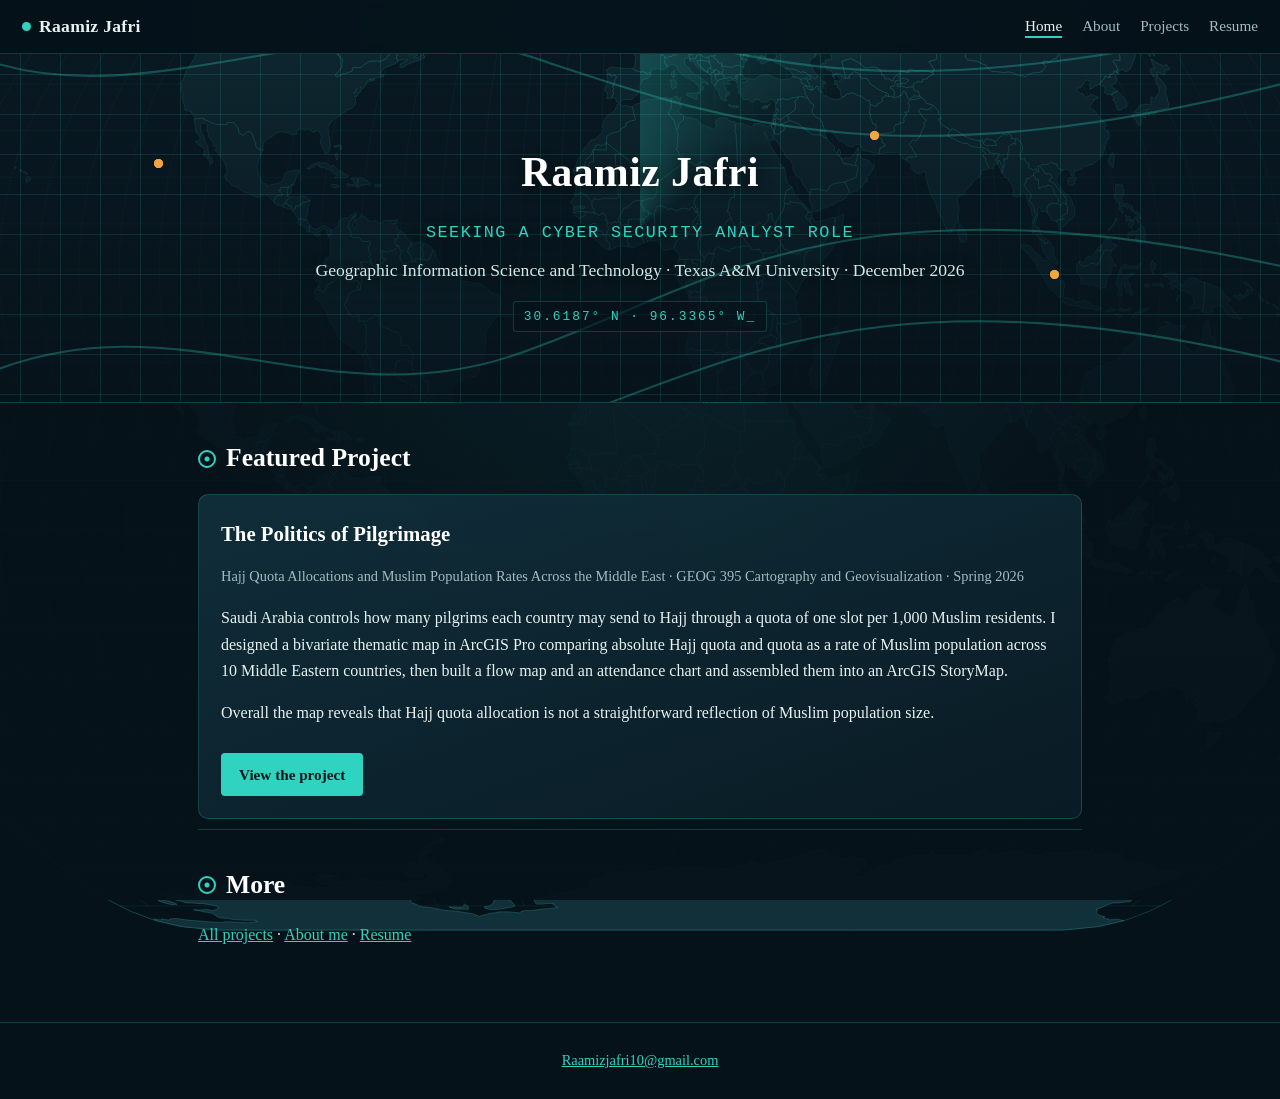
<file: index.html>
<!DOCTYPE html>
<html lang="en">
<head>
<meta charset="UTF-8">
<meta name="viewport" content="width=device-width, initial-scale=1">
<title>Raamiz Jafri | Portfolio</title>
<link rel="stylesheet" href="style.css">
</head>
<body>

<div class="splash" aria-hidden="true" title="Click to skip">
  <svg class="world" viewBox="300 60 900 450" preserveAspectRatio="xMidYMid slice" aria-hidden="true"><image href="world.svg" x="0" y="0" width="1600" height="820"/><path class="flow long" d="M406.6 258.1 Q686.6 88.1 966.6 303.9"/><path class="flow" style="animation-delay:0.25s" d="M939.4 216.5 Q939.0 194.5 966.6 303.9"/><circle class="node" cx="939.4" cy="216.5" r="2.6"/><path class="flow" style="animation-delay:0.35s" d="M957 237.3 Q947.8 215.3 966.6 303.9"/><circle class="node" cx="957" cy="237.3" r="2.6"/><path class="flow" style="animation-delay:0.45s" d="M976.9 245.3 Q985.8 223.3 966.6 303.9"/><circle class="node" cx="976.9" cy="245.3" r="2.6"/><path class="flow" style="animation-delay:0.55s" d="M1018 249.2 Q1006.3 227.2 966.6 303.9"/><circle class="node" cx="1018" cy="249.2" r="2.6"/><path class="flow" style="animation-delay:0.65s" d="M947.8 258.2 Q943.2 236.2 966.6 303.9"/><circle class="node" cx="947.8" cy="258.2" r="2.6"/><path class="flow" style="animation-delay:0.75s" d="M927.2 277.1 Q932.9 255.1 966.6 303.9"/><circle class="node" cx="927.2" cy="277.1" r="2.6"/><path class="flow" style="animation-delay:0.85s" d="M1009.1 280.8 Q1001.9 258.8 966.6 303.9"/><circle class="node" cx="1009.1" cy="280.8" r="2.6"/><circle class="node home" cx="406.6" cy="258.1" r="4"/><circle class="ring home" cx="406.6" cy="258.1" r="4"/><circle class="node home" cx="966.6" cy="303.9" r="4.5"/><circle class="ring home" cx="966.6" cy="303.9" r="4.5" style="animation-delay:.6s"/></svg>
  <div class="scan"></div>
  <div class="vignette"></div>
  <div class="hud">
    <p>LOADING MAP LAYERS</p>
    <div class="bar"></div>
    <p class="sub">30.6187° N · 96.3365° W</p>
  </div>
</div>
<script>
(function(){
  var s=document.querySelector(".splash");if(!s)return;
  if(window.innerWidth<window.innerHeight){var w=s.querySelector("svg.world");if(w)w.setAttribute("viewBox","760 120 420 420");}
  try{if(sessionStorage.getItem("rj-splash")){s.remove();return;}sessionStorage.setItem("rj-splash","1");}catch(e){}
  var gone=false;function hide(){if(gone)return;gone=true;s.classList.add("done");setTimeout(function(){s.remove();},600);}
  setTimeout(hide,2300);s.addEventListener("click",hide);document.addEventListener("keydown",hide,{once:true});
})();
</script>

<nav class="menu">
  <a class="brand" href="index.html">Raamiz Jafri</a>
  <ul>
    <li><a class="active" href="index.html">Home</a></li>
    <li><a href="about.html">About</a></li>
    <li><a href="projects.html">Projects</a></li>
    <li><a href="resume.html">Resume</a></li>
  </ul>
</nav>

<header class="hero">
  <span class="contour"></span>
  <span class="ping" style="left:12%;top:30%"></span>
  <span class="ping" style="left:82%;top:62%"></span>
  <span class="ping" style="left:68%;top:22%"></span>
  <h1>Raamiz Jafri</h1>
  <p class="role">Seeking a Cyber Security Analyst role</p>
  <p>Geographic Information Science and Technology · Texas A&amp;M University · December 2026</p>
  <span class="coords">30.6187° N · 96.3365° W</span>
</header>

<main>

<section>
  <h2>Featured Project</h2>
  <div class="feature">
    <h3 style="margin-top:0">The Politics of Pilgrimage</h3>
    <p class="small">Hajj Quota Allocations and Muslim Population Rates Across the Middle East · GEOG 395 Cartography and Geovisualization · Spring 2026</p>
    <p>Saudi Arabia controls how many pilgrims each country may send to Hajj through a quota of one slot per 1,000 Muslim residents. I designed a bivariate thematic map in ArcGIS Pro comparing absolute Hajj quota and quota as a rate of Muslim population across 10 Middle Eastern countries, then built a flow map and an attendance chart and assembled them into an ArcGIS StoryMap.</p>
    <p>Overall the map reveals that Hajj quota allocation is not a straightforward reflection of Muslim population size.</p>
    <a class="btn" href="project-1.html">View the project</a>
  </div>
</section>

<section>
  <h2>More</h2>
  <p><a href="projects.html">All projects</a> · <a href="about.html">About me</a> · <a href="resume.html">Resume</a></p>
</section>

</main>

<footer>
  <a href="mailto:Raamizjafri10@gmail.com">Raamizjafri10@gmail.com</a>
</footer>

</body>
</html>
</file>
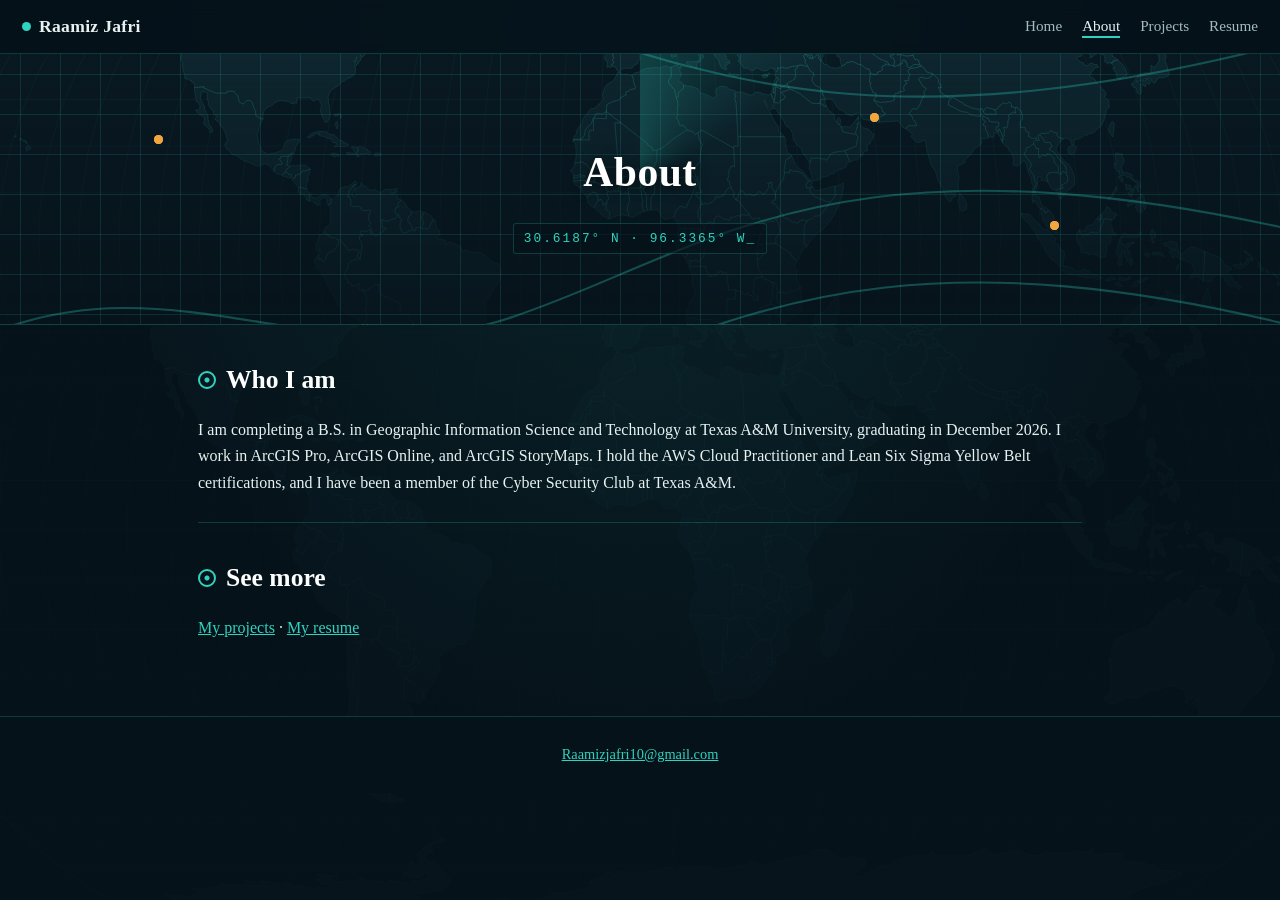
<file: about.html>
<!DOCTYPE html>
<html lang="en">
<head>
<meta charset="UTF-8">
<meta name="viewport" content="width=device-width, initial-scale=1">
<title>About | Raamiz Jafri</title>
<link rel="stylesheet" href="style.css">
</head>
<body>

<nav class="menu">
  <a class="brand" href="index.html">Raamiz Jafri</a>
  <ul>
    <li><a href="index.html">Home</a></li>
    <li><a class="active" href="about.html">About</a></li>
    <li><a href="projects.html">Projects</a></li>
    <li><a href="resume.html">Resume</a></li>
  </ul>
</nav>

<header class="hero">
  <span class="contour"></span>
  <span class="ping" style="left:12%;top:30%"></span>
  <span class="ping" style="left:82%;top:62%"></span>
  <span class="ping" style="left:68%;top:22%"></span>
  <h1>About</h1>
  <span class="coords">30.6187° N · 96.3365° W</span>
</header>

<main>

<section>
  <h2>Who I am</h2>
  <p>I am completing a B.S. in Geographic Information Science and Technology at Texas A&amp;M University, graduating in December 2026. I work in ArcGIS Pro, ArcGIS Online, and ArcGIS StoryMaps. I hold the AWS Cloud Practitioner and Lean Six Sigma Yellow Belt certifications, and I have been a member of the Cyber Security Club at Texas A&amp;M.</p>
</section>

<section>
  <h2>See more</h2>
  <p><a href="projects.html">My projects</a> · <a href="resume.html">My resume</a></p>
</section>

</main>

<footer>
  <a href="mailto:Raamizjafri10@gmail.com">Raamizjafri10@gmail.com</a>
</footer>

</body>
</html>
</file>
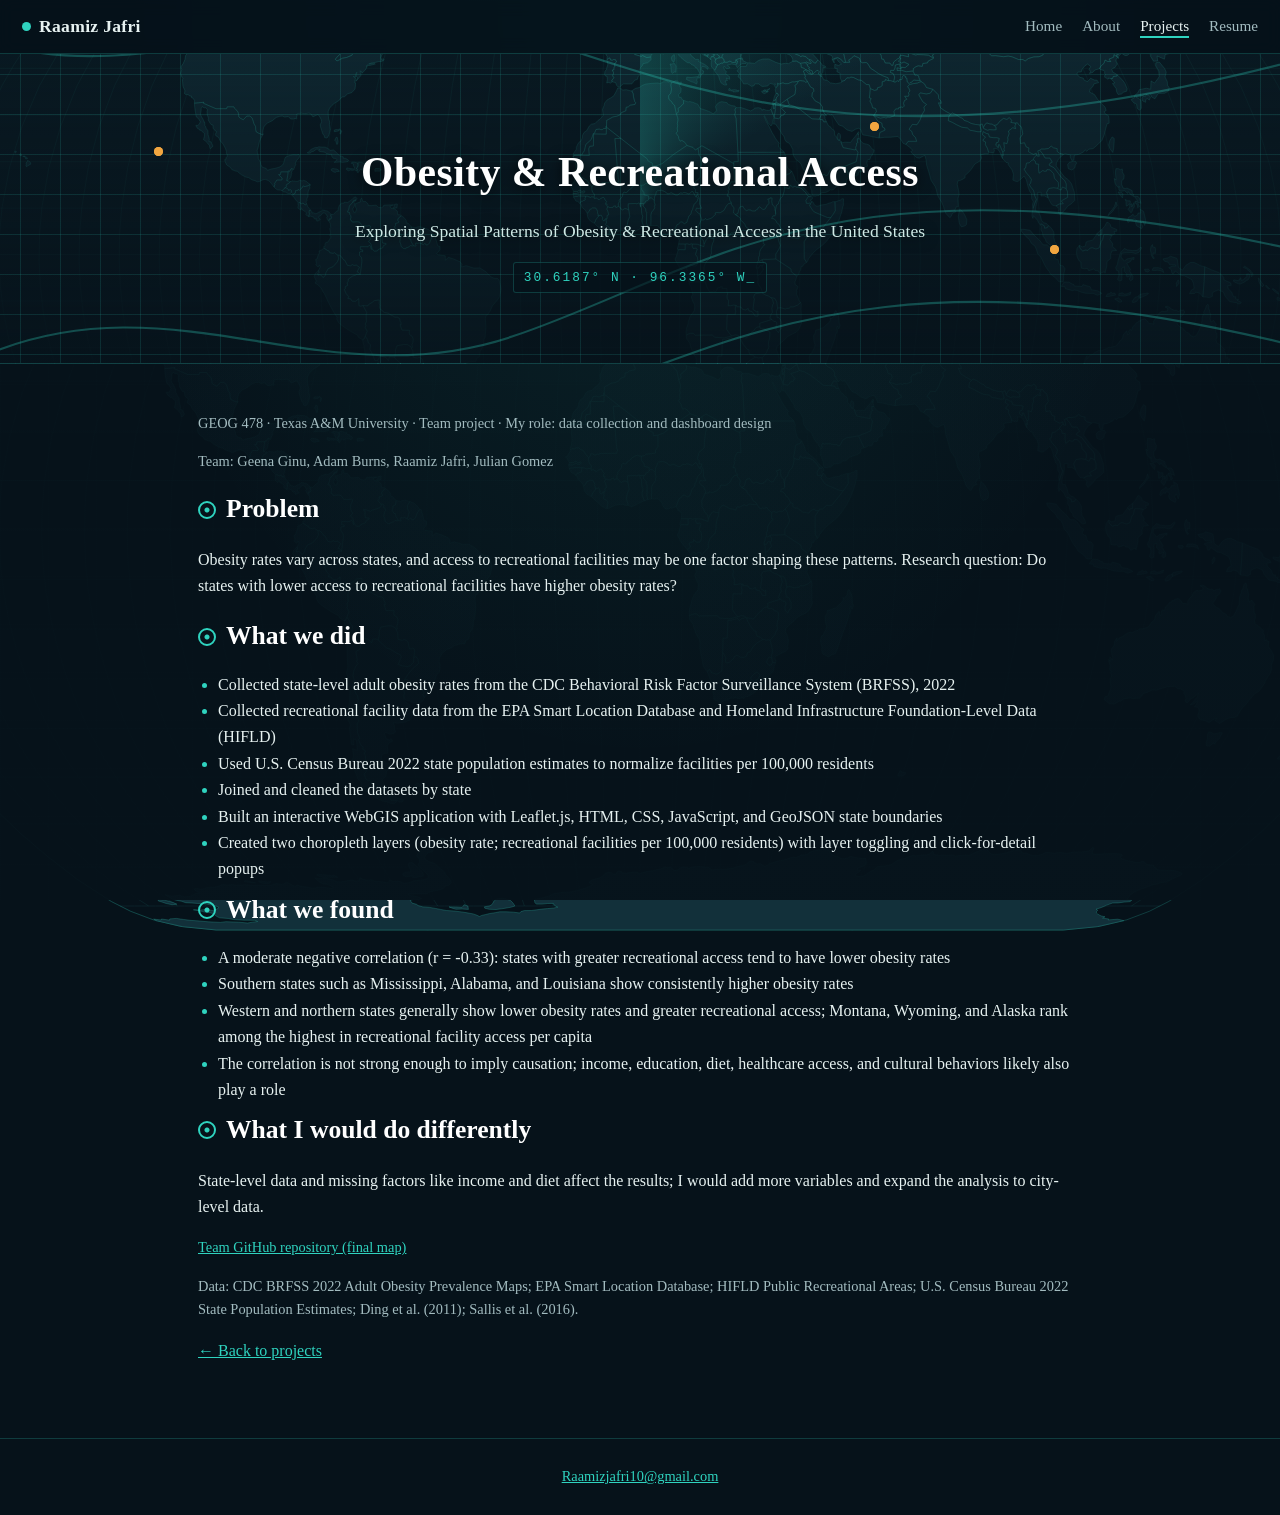
<file: project-2.html>
<!DOCTYPE html>
<html lang="en">
<head>
<meta charset="UTF-8">
<meta name="viewport" content="width=device-width, initial-scale=1">
<title>Obesity &amp; Recreational Access | Raamiz Jafri</title>
<link rel="stylesheet" href="style.css">
</head>
<body>

<nav class="menu">
  <a class="brand" href="index.html">Raamiz Jafri</a>
  <ul>
    <li><a href="index.html">Home</a></li>
    <li><a href="about.html">About</a></li>
    <li><a class="active" href="projects.html">Projects</a></li>
    <li><a href="resume.html">Resume</a></li>
  </ul>
</nav>

<header class="hero">
  <span class="contour"></span>
  <span class="ping" style="left:12%;top:30%"></span>
  <span class="ping" style="left:82%;top:62%"></span>
  <span class="ping" style="left:68%;top:22%"></span>
  <h1>Obesity &amp; Recreational Access</h1>
  <p>Exploring Spatial Patterns of Obesity &amp; Recreational Access in the United States</p>
  <span class="coords">30.6187° N · 96.3365° W</span>
</header>

<main>
<section>

      <p class="small">GEOG 478 · Texas A&amp;M University · Team project · My role: data collection and dashboard design</p>
      <p class="small">Team: Geena Ginu, Adam Burns, Raamiz Jafri, Julian Gomez</p>
      <h2>Problem</h2>
      <p>Obesity rates vary across states, and access to recreational facilities may be one factor shaping these patterns. Research question: Do states with lower access to recreational facilities have higher obesity rates?</p>
      <h2>What we did</h2>
      <ul>
        <li>Collected state-level adult obesity rates from the CDC Behavioral Risk Factor Surveillance System (BRFSS), 2022</li>
        <li>Collected recreational facility data from the EPA Smart Location Database and Homeland Infrastructure Foundation-Level Data (HIFLD)</li>
        <li>Used U.S. Census Bureau 2022 state population estimates to normalize facilities per 100,000 residents</li>
        <li>Joined and cleaned the datasets by state</li>
        <li>Built an interactive WebGIS application with Leaflet.js, HTML, CSS, JavaScript, and GeoJSON state boundaries</li>
        <li>Created two choropleth layers (obesity rate; recreational facilities per 100,000 residents) with layer toggling and click-for-detail popups</li>
      </ul>
      <h2>What we found</h2>
      <ul>
        <li>A moderate negative correlation (r = -0.33): states with greater recreational access tend to have lower obesity rates</li>
        <li>Southern states such as Mississippi, Alabama, and Louisiana show consistently higher obesity rates</li>
        <li>Western and northern states generally show lower obesity rates and greater recreational access; Montana, Wyoming, and Alaska rank among the highest in recreational facility access per capita</li>
        <li>The correlation is not strong enough to imply causation; income, education, diet, healthcare access, and cultural behaviors likely also play a role</li>
      </ul>
      <h2>What I would do differently</h2>
      <p>State-level data and missing factors like income and diet affect the results; I would add more variables and expand the analysis to city-level data.</p>
      <p class="small"><a href="https://github.com/tamu-edu-students/GEOG-JulianGomez-GEOG478/tree/main/project" target="_blank" rel="noopener">Team GitHub repository (final map)</a></p>
      <p class="small">Data: CDC BRFSS 2022 Adult Obesity Prevalence Maps; EPA Smart Location Database; HIFLD Public Recreational Areas; U.S. Census Bureau 2022 State Population Estimates; Ding et al. (2011); Sallis et al. (2016).</p>
  <p><a href="projects.html">← Back to projects</a></p>
</section>
</main>

<footer>
  <a href="mailto:Raamizjafri10@gmail.com">Raamizjafri10@gmail.com</a>
</footer>

</body>
</html>
</file>
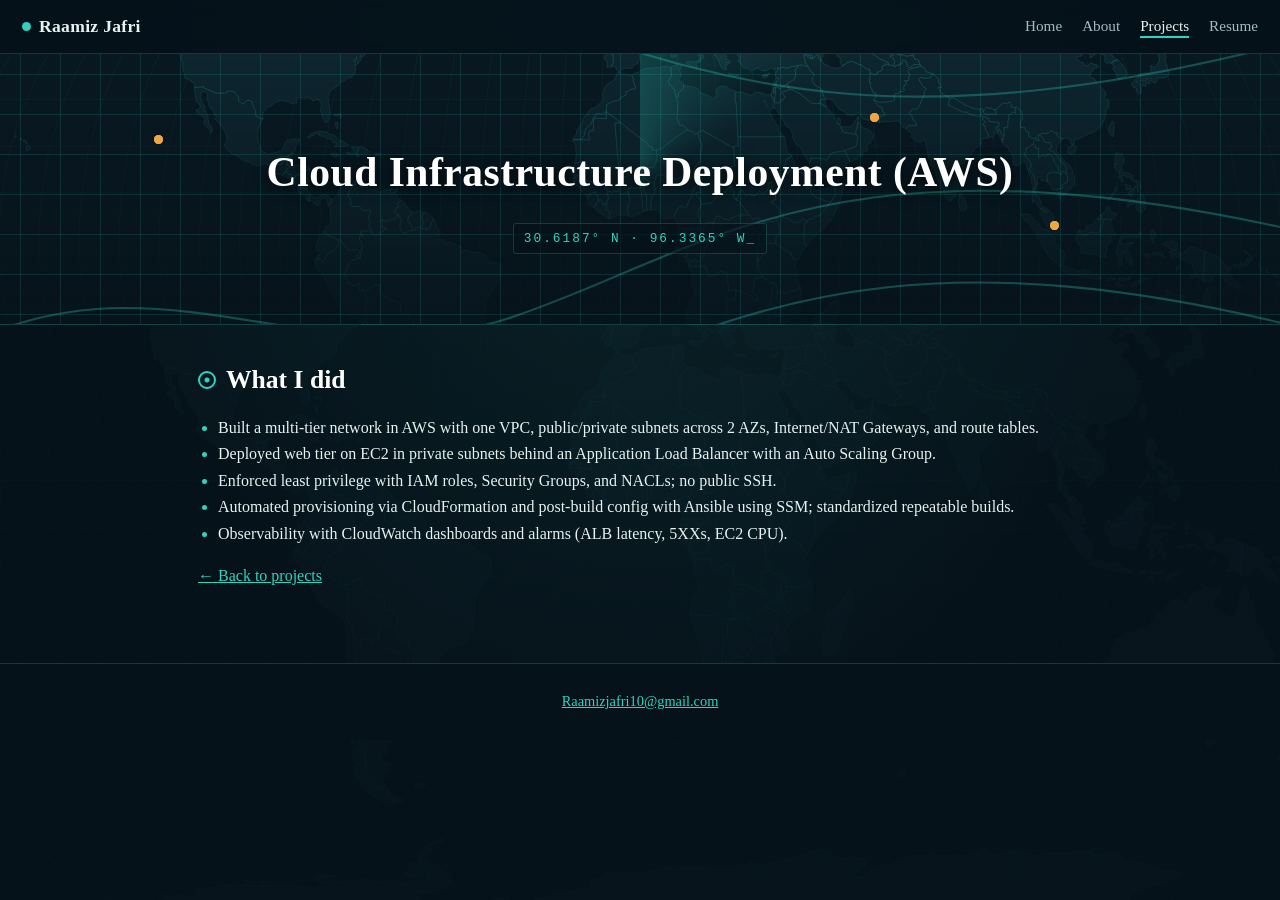
<file: project-3.html>
<!DOCTYPE html>
<html lang="en">
<head>
<meta charset="UTF-8">
<meta name="viewport" content="width=device-width, initial-scale=1">
<title>Cloud Infrastructure Deployment | Raamiz Jafri</title>
<link rel="stylesheet" href="style.css">
</head>
<body>

<nav class="menu">
  <a class="brand" href="index.html">Raamiz Jafri</a>
  <ul>
    <li><a href="index.html">Home</a></li>
    <li><a href="about.html">About</a></li>
    <li><a class="active" href="projects.html">Projects</a></li>
    <li><a href="resume.html">Resume</a></li>
  </ul>
</nav>

<header class="hero">
  <span class="contour"></span>
  <span class="ping" style="left:12%;top:30%"></span>
  <span class="ping" style="left:82%;top:62%"></span>
  <span class="ping" style="left:68%;top:22%"></span>
  <h1>Cloud Infrastructure Deployment (AWS)</h1>
  <span class="coords">30.6187° N · 96.3365° W</span>
</header>

<main>
<section>
  <h2>What I did</h2>
  <ul>
    <li>Built a multi-tier network in AWS with one VPC, public/private subnets across 2 AZs, Internet/NAT Gateways, and route tables.</li>
    <li>Deployed web tier on EC2 in private subnets behind an Application Load Balancer with an Auto Scaling Group.</li>
    <li>Enforced least privilege with IAM roles, Security Groups, and NACLs; no public SSH.</li>
    <li>Automated provisioning via CloudFormation and post-build config with Ansible using SSM; standardized repeatable builds.</li>
    <li>Observability with CloudWatch dashboards and alarms (ALB latency, 5XXs, EC2 CPU).</li>
  </ul>

  <p><a href="projects.html">← Back to projects</a></p>
</section>
</main>

<footer>
  <a href="mailto:Raamizjafri10@gmail.com">Raamizjafri10@gmail.com</a>
</footer>

</body>
</html>
</file>
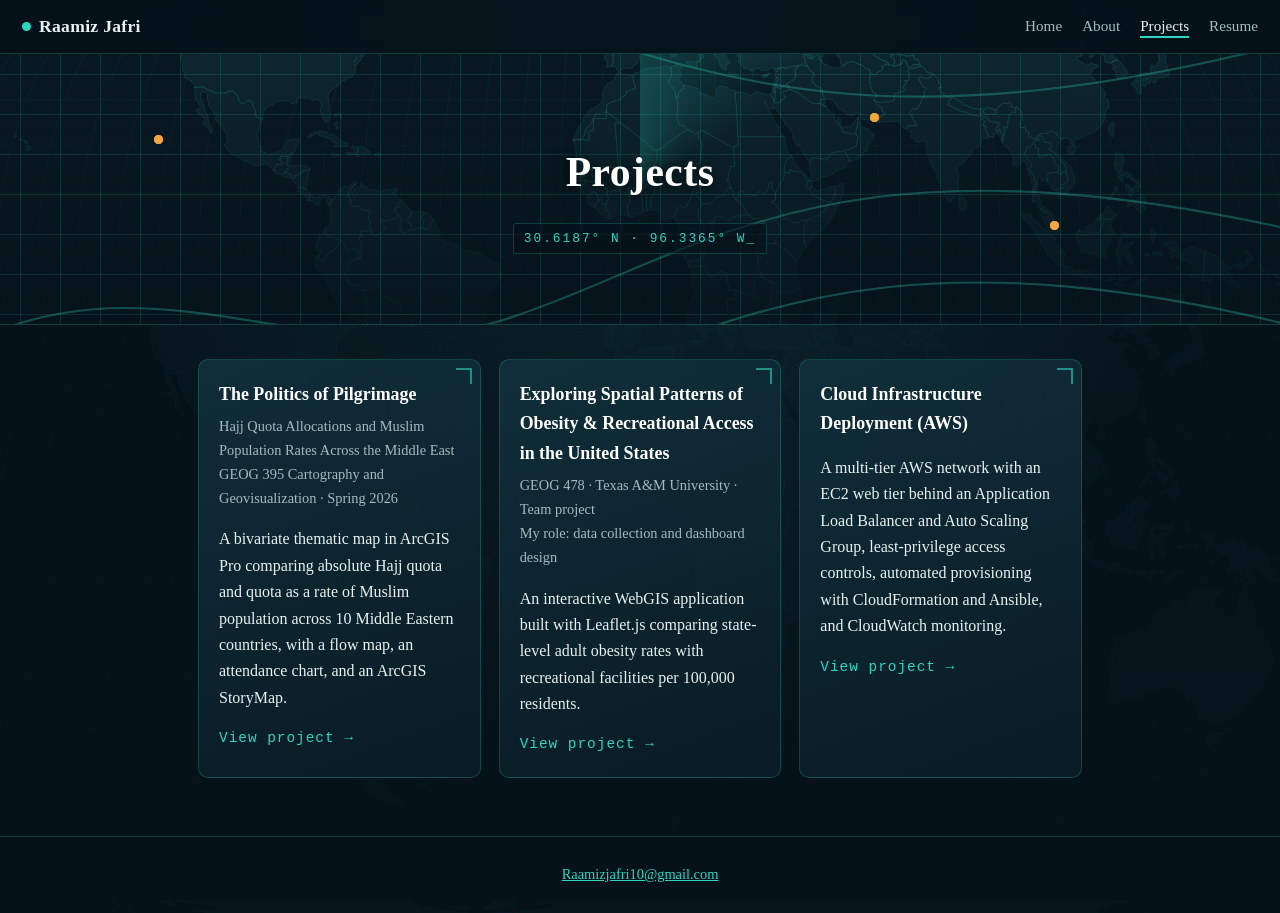
<file: projects.html>
<!DOCTYPE html>
<html lang="en">
<head>
<meta charset="UTF-8">
<meta name="viewport" content="width=device-width, initial-scale=1">
<title>Projects | Raamiz Jafri</title>
<link rel="stylesheet" href="style.css">
</head>
<body>

<nav class="menu">
  <a class="brand" href="index.html">Raamiz Jafri</a>
  <ul>
    <li><a href="index.html">Home</a></li>
    <li><a href="about.html">About</a></li>
    <li><a class="active" href="projects.html">Projects</a></li>
    <li><a href="resume.html">Resume</a></li>
  </ul>
</nav>

<header class="hero">
  <span class="contour"></span>
  <span class="ping" style="left:12%;top:30%"></span>
  <span class="ping" style="left:82%;top:62%"></span>
  <span class="ping" style="left:68%;top:22%"></span>
  <h1>Projects</h1>
  <span class="coords">30.6187° N · 96.3365° W</span>
</header>

<main>

<section>
  <div class="cards">

    <a class="card" href="project-1.html">
      <b>The Politics of Pilgrimage</b>
      <span>Hajj Quota Allocations and Muslim Population Rates Across the Middle East</span>
      <span>GEOG 395 Cartography and Geovisualization · Spring 2026</span>
      <p>A bivariate thematic map in ArcGIS Pro comparing absolute Hajj quota and quota as a rate of Muslim population across 10 Middle Eastern countries, with a flow map, an attendance chart, and an ArcGIS StoryMap.</p>
      <div class="more">View project →</div>
    </a>

    <a class="card" href="project-2.html">
      <b>Exploring Spatial Patterns of Obesity &amp; Recreational Access in the United States</b>
      <span>GEOG 478 · Texas A&amp;M University · Team project</span>
      <span>My role: data collection and dashboard design</span>
      <p>An interactive WebGIS application built with Leaflet.js comparing state-level adult obesity rates with recreational facilities per 100,000 residents.</p>
      <div class="more">View project →</div>
    </a>

    <a class="card" href="project-3.html">
      <b>Cloud Infrastructure Deployment (AWS)</b>
      <p>A multi-tier AWS network with an EC2 web tier behind an Application Load Balancer and Auto Scaling Group, least-privilege access controls, automated provisioning with CloudFormation and Ansible, and CloudWatch monitoring.</p>
      <div class="more">View project →</div>
    </a>

  </div>
</section>

</main>

<footer>
  <a href="mailto:Raamizjafri10@gmail.com">Raamizjafri10@gmail.com</a>
</footer>

</body>
</html>
</file>
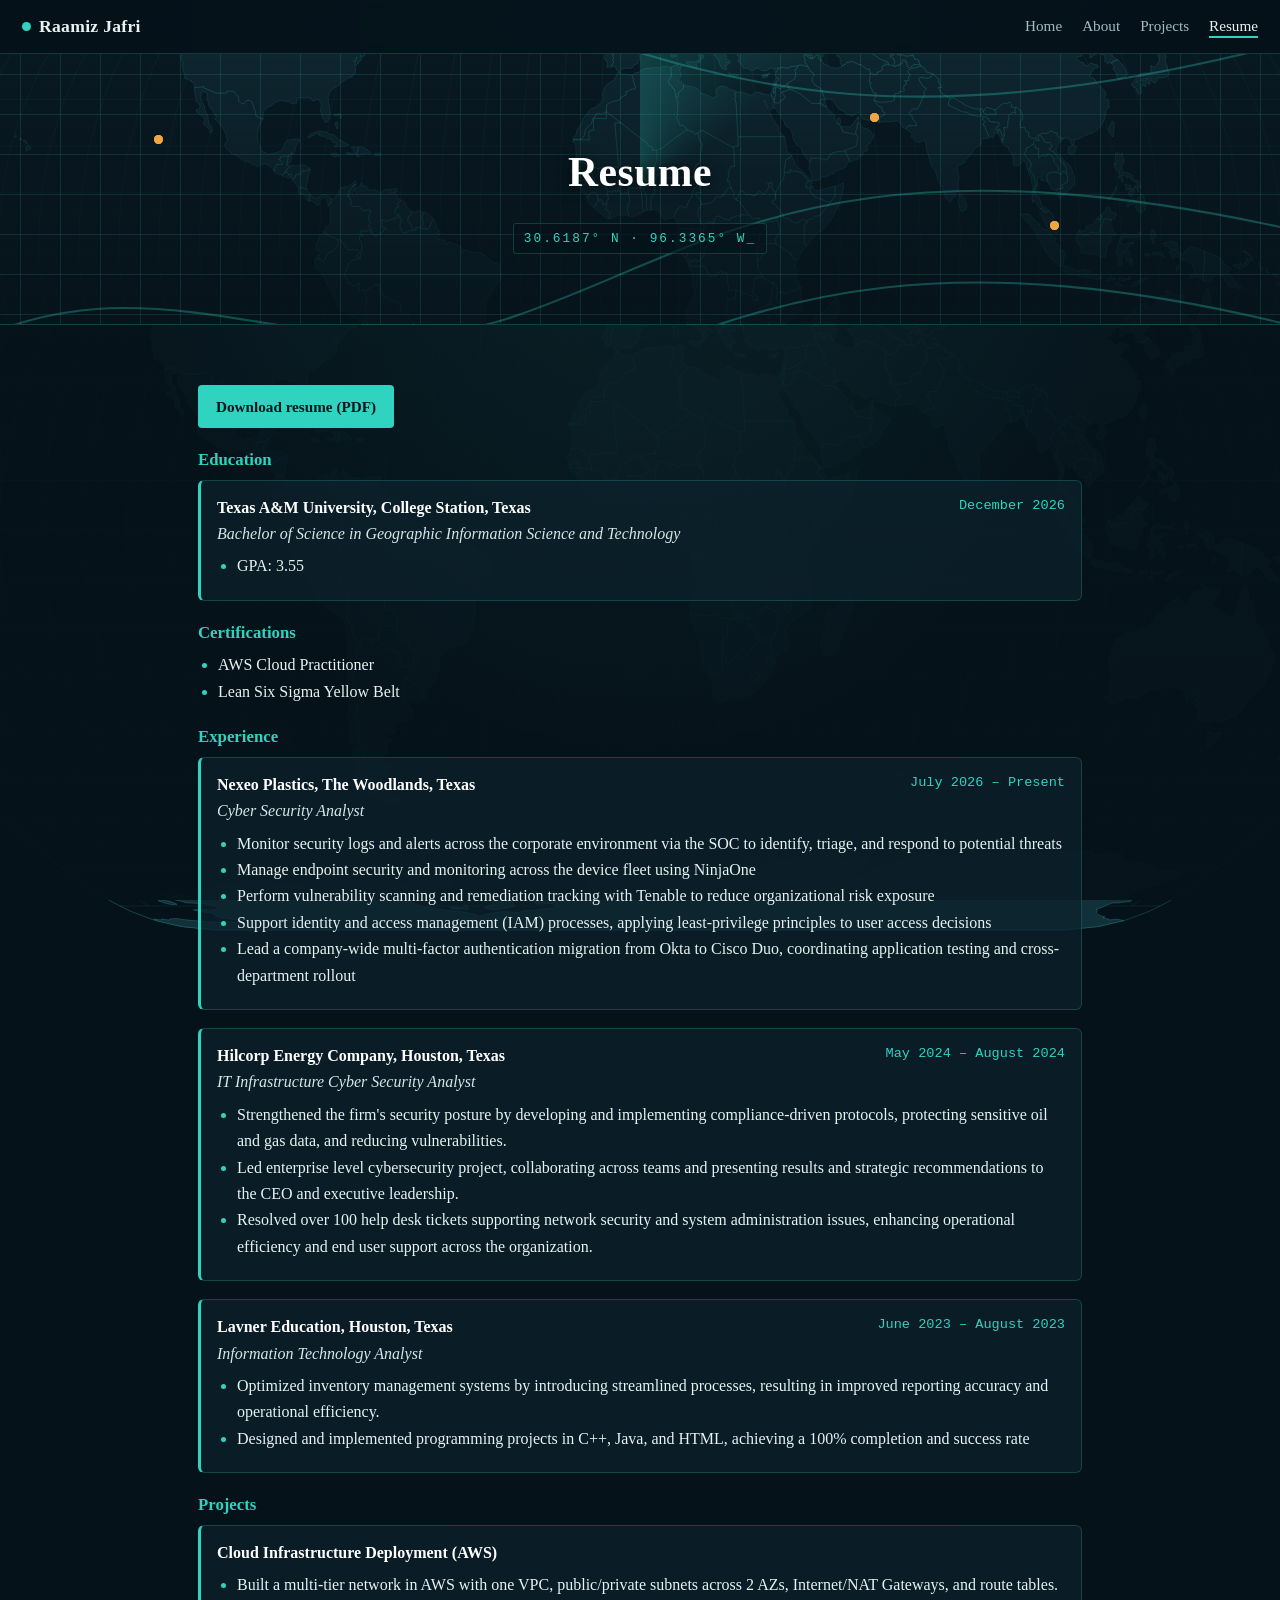
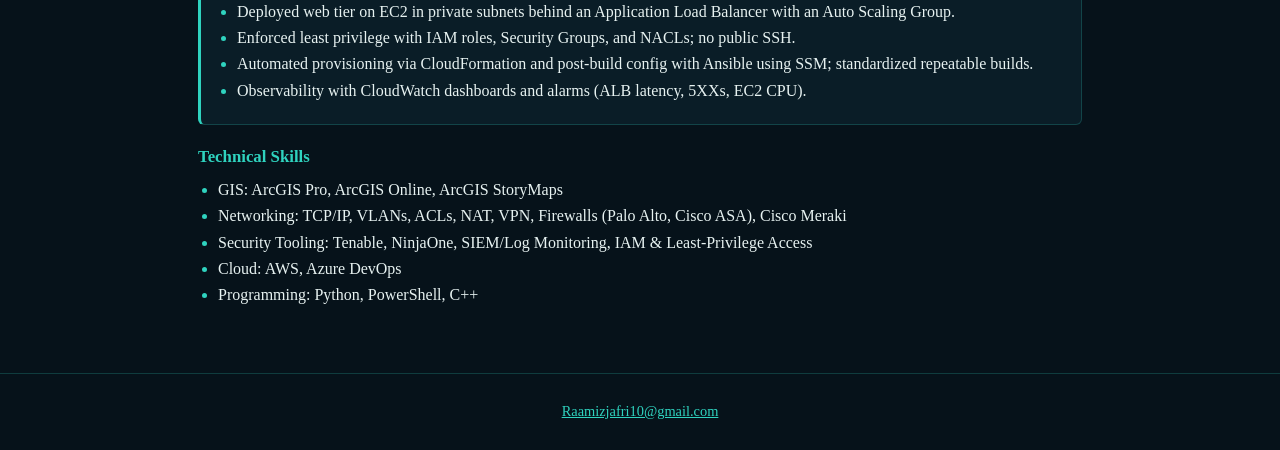
<file: resume.html>
<!DOCTYPE html>
<html lang="en">
<head>
<meta charset="UTF-8">
<meta name="viewport" content="width=device-width, initial-scale=1">
<title>Resume | Raamiz Jafri</title>
<link rel="stylesheet" href="style.css">
</head>
<body>

<nav class="menu">
  <a class="brand" href="index.html">Raamiz Jafri</a>
  <ul>
    <li><a href="index.html">Home</a></li>
    <li><a href="about.html">About</a></li>
    <li><a href="projects.html">Projects</a></li>
    <li><a class="active" href="resume.html">Resume</a></li>
  </ul>
</nav>

<header class="hero">
  <span class="contour"></span>
  <span class="ping" style="left:12%;top:30%"></span>
  <span class="ping" style="left:82%;top:62%"></span>
  <span class="ping" style="left:68%;top:22%"></span>
  <h1>Resume</h1>
  <span class="coords">30.6187° N · 96.3365° W</span>
</header>

<main>

<section>
  <p><a class="btn" href="resume.pdf" download>Download resume (PDF)</a></p>

  <h3>Education</h3>
  <div class="job">
    <div class="row"><b>Texas A&amp;M University, College Station, Texas</b><span>December 2026</span></div>
    <i>Bachelor of Science in Geographic Information Science and Technology</i>
    <ul><li>GPA: 3.55</li></ul>
  </div>

  <h3>Certifications</h3>
  <ul><li>AWS Cloud Practitioner</li><li>Lean Six Sigma Yellow Belt</li></ul>

  <h3>Experience</h3>
  <div class="job">
    <div class="row"><b>Nexeo Plastics, The Woodlands, Texas</b><span>July 2026 – Present</span></div>
    <i>Cyber Security Analyst</i>
    <ul>
      <li>Monitor security logs and alerts across the corporate environment via the SOC to identify, triage, and respond to potential threats</li>
      <li>Manage endpoint security and monitoring across the device fleet using NinjaOne</li>
      <li>Perform vulnerability scanning and remediation tracking with Tenable to reduce organizational risk exposure</li>
      <li>Support identity and access management (IAM) processes, applying least-privilege principles to user access decisions</li>
      <li>Lead a company-wide multi-factor authentication migration from Okta to Cisco Duo, coordinating application testing and cross-department rollout</li>
    </ul>
  </div>
  <div class="job">
    <div class="row"><b>Hilcorp Energy Company, Houston, Texas</b><span>May 2024 – August 2024</span></div>
    <i>IT Infrastructure Cyber Security Analyst</i>
    <ul>
      <li>Strengthened the firm's security posture by developing and implementing compliance-driven protocols, protecting sensitive oil and gas data, and reducing vulnerabilities.</li>
      <li>Led enterprise level cybersecurity project, collaborating across teams and presenting results and strategic recommendations to the CEO and executive leadership.</li>
      <li>Resolved over 100 help desk tickets supporting network security and system administration issues, enhancing operational efficiency and end user support across the organization.</li>
    </ul>
  </div>
  <div class="job">
    <div class="row"><b>Lavner Education, Houston, Texas</b><span>June 2023 – August 2023</span></div>
    <i>Information Technology Analyst</i>
    <ul>
      <li>Optimized inventory management systems by introducing streamlined processes, resulting in improved reporting accuracy and operational efficiency.</li>
      <li>Designed and implemented programming projects in C++, Java, and HTML, achieving a 100% completion and success rate</li>
    </ul>
  </div>

  <h3>Projects</h3>
  <div class="job">
    <b>Cloud Infrastructure Deployment (AWS)</b>
    <ul>
      <li>Built a multi-tier network in AWS with one VPC, public/private subnets across 2 AZs, Internet/NAT Gateways, and route tables.</li>
      <li>Deployed web tier on EC2 in private subnets behind an Application Load Balancer with an Auto Scaling Group.</li>
      <li>Enforced least privilege with IAM roles, Security Groups, and NACLs; no public SSH.</li>
      <li>Automated provisioning via CloudFormation and post-build config with Ansible using SSM; standardized repeatable builds.</li>
      <li>Observability with CloudWatch dashboards and alarms (ALB latency, 5XXs, EC2 CPU).</li>
    </ul>
  </div>

  <h3>Technical Skills</h3>
  <ul>
    <li>GIS: ArcGIS Pro, ArcGIS Online, ArcGIS StoryMaps</li>
    <li>Networking: TCP/IP, VLANs, ACLs, NAT, VPN, Firewalls (Palo Alto, Cisco ASA), Cisco Meraki</li>
    <li>Security Tooling: Tenable, NinjaOne, SIEM/Log Monitoring, IAM &amp; Least-Privilege Access</li>
    <li>Cloud: AWS, Azure DevOps</li>
    <li>Programming: Python, PowerShell, C++</li>
  </ul>
</section>

</main>

<footer>
  <a href="mailto:Raamizjafri10@gmail.com">Raamizjafri10@gmail.com</a>
</footer>

</body>
</html>
</file>
<file: style.css>
/* =====================================================================
   Raamiz Jafri — portfolio theme: dark GIS / map-ops
   ===================================================================== */
:root{
  --bg:#06121a; --bg2:#0a1c25; --panel:#0d222c; --panel2:#11303c;
  --ink:#e7f2f1; --muted:#a3bcc0; --line:rgba(47,211,191,.22);
  --teal:#2fd3bf; --teal-dim:rgba(47,211,191,.14); --amber:#f2a640;
  --accent:var(--teal);
  --mono:"Courier New",ui-monospace,monospace;
}
*{box-sizing:border-box}
html{scroll-behavior:smooth}
body{
  margin:0;font-family:Georgia,"Times New Roman",serif;color:var(--ink);line-height:1.65;
  background-color:var(--bg);
  background-image:
    radial-gradient(ellipse at 50% 0%,rgba(47,211,191,.10),transparent 60%),
    linear-gradient(rgba(6,18,26,.86),rgba(6,18,26,.94)),
    url("world.svg"),
    linear-gradient(rgba(47,211,191,.05) 1px,transparent 1px),
    linear-gradient(90deg,rgba(47,211,191,.05) 1px,transparent 1px);
  background-size:auto,auto,1600px auto,48px 48px,48px 48px;
  background-position:center top,center,center 120px,0 0,0 0;
  background-repeat:no-repeat,no-repeat,no-repeat,repeat,repeat;
  background-attachment:fixed;
}
a{color:var(--teal)}
a:hover{color:#7ff0e2}
:focus-visible{outline:2px solid var(--amber);outline-offset:3px}

/* ---------- Menu ---------- */
.menu{position:sticky;top:0;z-index:1000;display:flex;justify-content:space-between;align-items:center;flex-wrap:wrap;gap:6px 18px;padding:12px 22px;
  background:rgba(6,18,26,.82);backdrop-filter:blur(8px);-webkit-backdrop-filter:blur(8px);border-bottom:1px solid var(--line)}
.menu .brand{font-weight:bold;color:var(--ink);text-decoration:none;font-size:1.1rem;letter-spacing:.3px;display:flex;align-items:center;gap:8px}
.menu .brand::before{content:"";width:9px;height:9px;border-radius:50%;background:var(--teal);box-shadow:0 0 0 0 rgba(47,211,191,.7);animation:beacon 2.4s ease-out infinite}
.menu ul{list-style:none;margin:0;padding:0;display:flex;flex-wrap:wrap;gap:4px 20px}
.menu ul a{text-decoration:none;font-size:.95rem;color:var(--muted);padding-bottom:2px;transition:color .15s}
.menu ul a:hover{color:var(--ink)}
.menu ul a.active{color:var(--ink);border-bottom:2px solid var(--teal)}

/* ---------- Hero: world map + graticule + radar ---------- */
.hero{position:relative;overflow:hidden;isolation:isolate;text-align:center;padding:84px 20px 70px;border-bottom:1px solid var(--line);
  background:
    linear-gradient(180deg,rgba(6,18,26,.35),rgba(6,18,26,.9)),
    url("world.svg") center 40%/1500px auto no-repeat,
    var(--bg2)}
.hero::before{ /* drifting lat/long grid */
  content:"";position:absolute;inset:-60px;z-index:-2;
  background-image:linear-gradient(var(--teal-dim) 1px,transparent 1px),linear-gradient(90deg,var(--teal-dim) 1px,transparent 1px);
  background-size:40px 40px;animation:gridpan 22s linear infinite}
.hero::after{ /* radar sweep */
  content:"";position:absolute;left:50%;top:50%;width:1100px;height:1100px;margin:-550px 0 0 -550px;z-index:-1;border-radius:50%;
  background:conic-gradient(from 0deg,rgba(47,211,191,.22),transparent 16%,transparent);animation:sweep 7s linear infinite}
.hero h1,.hero p{position:relative;text-shadow:0 2px 14px rgba(0,0,0,.7)}
.hero h1{margin:0;font-size:2.6rem;letter-spacing:.5px;color:#fff;animation:rise .9s ease-out both}
.hero p.role{margin-top:12px;font-family:var(--mono);font-size:1.05rem;letter-spacing:1.5px;color:var(--teal);text-transform:uppercase}
.hero p{margin:10px auto 0;max-width:760px;font-size:1.1rem;color:#cfe9e5;animation:rise .9s ease-out .3s both}
.hero .coords{display:inline-block;margin-top:16px;padding:4px 10px;border:1px solid var(--line);border-radius:3px;background:rgba(6,18,26,.6);
  font-family:var(--mono);font-size:.8rem;letter-spacing:2px;color:var(--teal);animation:rise .9s ease-out .55s both}
.hero .coords::after{content:"_";animation:blink 1s steps(1) infinite}
.hero .ping{position:absolute;width:9px;height:9px;border-radius:50%;background:var(--amber);z-index:-1}
.hero .ping::after{content:"";position:absolute;inset:0;border-radius:50%;border:2px solid var(--amber);animation:ping 2.6s ease-out infinite}
.hero .ping:nth-of-type(2)::after{animation-delay:.9s}
.hero .ping:nth-of-type(3)::after{animation-delay:1.8s}
.hero .contour{position:absolute;inset:0;z-index:-1;opacity:.3;pointer-events:none;
  background:url("data:image/svg+xml,%3Csvg xmlns='http://www.w3.org/2000/svg' width='600' height='300' viewBox='0 0 600 300'%3E%3Cg fill='none' stroke='%232fd3bf' stroke-width='1'%3E%3Cpath d='M-10 220c90-40 160 20 250-10s150-90 370-40'/%3E%3Cpath d='M-10 250c100-30 170 25 260-5s160-80 360-30'/%3E%3Cpath d='M-10 70c80 30 170-30 260 0s170 60 360 10'/%3E%3Cpath d='M-10 40c90 30 170-25 270 5s160 50 350 5'/%3E%3C/g%3E%3C/svg%3E") center/cover no-repeat}

/* ---------- Layout ---------- */
main{max-width:920px;margin:0 auto;padding:0 18px 48px}
section{padding:34px 0 10px;border-bottom:1px solid var(--line);background:transparent}
section:last-child{border-bottom:none}
h2{font-size:1.6rem;margin:0 0 14px;color:#fff;display:flex;align-items:center;gap:10px}
h2::before{content:"";width:14px;height:14px;border:2px solid var(--teal);border-radius:50%;flex:none;
  background:radial-gradient(circle,var(--teal) 0 2px,transparent 3px)}
h3{margin:18px 0 6px;font-size:1.05rem;color:var(--teal)}
ul{padding-left:20px;margin:6px 0}
li::marker{color:var(--teal)}
.small{color:var(--muted);font-size:.9rem}
b,strong{color:#fff}
i{color:#d6e7e6}

/* Content fades up on load */
main section{animation:rise .7s ease-out both}
main section:nth-of-type(1){animation-delay:.15s}
main section:nth-of-type(2){animation-delay:.25s}
main section:nth-of-type(3){animation-delay:.35s}
main section:nth-of-type(n+4){animation-delay:.45s}

/* ---------- Cards / feature / buttons ---------- */
.cards{display:grid;grid-template-columns:repeat(auto-fit,minmax(260px,1fr));gap:18px}
.card,.feature{position:relative;background:linear-gradient(160deg,rgba(17,48,60,.92),rgba(10,28,37,.92));border:1px solid var(--line);border-radius:10px;
  backdrop-filter:blur(3px);-webkit-backdrop-filter:blur(3px)}
.card{display:block;padding:20px;text-decoration:none;color:var(--ink);overflow:hidden;transition:transform .2s,border-color .2s,box-shadow .2s}
.card::after{ /* corner registration marks */
  content:"";position:absolute;top:8px;right:8px;width:14px;height:14px;border-top:2px solid var(--teal);border-right:2px solid var(--teal);opacity:.6}
.card:hover,.card:focus-visible{transform:translateY(-4px);border-color:var(--teal);box-shadow:0 10px 30px rgba(0,0,0,.45),0 0 0 1px rgba(47,211,191,.25)}
.card b{display:block;font-size:1.12rem;color:#fff;margin-bottom:6px}
.card span{display:block;color:var(--muted);font-size:.9rem}
.card p{color:var(--ink)}
.card .more{margin-top:10px;font-size:.9rem;color:var(--teal);font-family:var(--mono);letter-spacing:1px}
.feature{padding:22px}
.feature h3{color:#fff;font-size:1.3rem}
.btn{display:inline-block;margin-top:10px;padding:9px 18px;background:var(--teal);color:#04161c;border-radius:4px;text-decoration:none;font-size:.95rem;font-weight:bold;
  transition:transform .15s,box-shadow .15s}
.btn:hover{color:#04161c;transform:translateY(-2px);box-shadow:0 6px 18px rgba(47,211,191,.35)}

/* ---------- Maps, figures, embeds ---------- */
.map{height:420px;border-radius:8px;border:1px solid var(--line);margin:10px 0;box-shadow:0 8px 30px rgba(0,0,0,.4)}
figure{margin:16px 0}
figure img{max-width:100%;border:1px solid var(--line);border-radius:6px}
figcaption{color:var(--muted);font-size:.9rem;margin-top:4px}
iframe{width:100%;height:520px;border:1px solid var(--line);border-radius:8px;background:#fff}

/* Hajj map: legend, labels, data table */
.map-wrap{position:relative}
.bivar-legend{position:absolute;right:10px;bottom:28px;z-index:500;background:rgba(6,18,26,.92);border:1px solid var(--line);border-radius:6px;padding:8px 10px;font-size:.78rem;color:var(--ink);line-height:1.2}
.bivar-title{font-weight:700;margin-bottom:4px}
.bivar-body{display:flex;align-items:center;gap:4px}
.bivar-y{writing-mode:vertical-rl;transform:rotate(180deg);font-size:.72rem}
.bivar-grid{display:grid;grid-template-columns:repeat(3,16px);grid-template-rows:repeat(3,16px);gap:1px}
.bivar-grid span{display:block;border:1px solid rgba(255,255,255,.2)}
.bivar-x{display:block;margin-left:18px;font-size:.72rem}
.bivar-mecca{margin-top:4px;font-size:.72rem}
.bivar-mecca span::before{content:"\2605";color:var(--amber);font-size:.95rem}
.leaflet-tooltip.map-label{background:rgba(255,255,255,.94);border:1px solid #8a959e;color:#1d2329;font-family:Georgia,serif;font-size:12px;font-weight:600;line-height:1.2;padding:2px 5px;box-shadow:none}
.leaflet-tooltip.map-label span{font-weight:400;font-size:11px}
.leaflet-tooltip.map-label::before{display:none}
.mecca-icon{color:#e58a16;font-size:22px;line-height:22px;text-align:center;-webkit-text-stroke:1px #1d2329;background:none;border:none}
.leaflet-container a{color:#0b6d63}

/* ---------- Tables ---------- */
.data-table{border-collapse:collapse;margin:10px 0 0;font-size:.92rem;min-width:300px;background:rgba(13,34,44,.85)}
.data-table caption{text-align:left;padding-bottom:6px;caption-side:top}
.data-table th,.data-table td{border:1px solid var(--line);padding:5px 12px;text-align:left}
.data-table thead th{background:var(--panel2);color:#fff}

/* ---------- Resume ---------- */
.job{margin-bottom:18px;padding:14px 16px;background:rgba(13,34,44,.75);border:1px solid var(--line);border-left:3px solid var(--teal);border-radius:6px}
.job .row{display:flex;justify-content:space-between;flex-wrap:wrap;gap:0 12px}
.job .row span{font-family:var(--mono);font-size:.85rem;color:var(--teal)}

footer{text-align:center;padding:26px 16px;color:var(--muted);font-size:.9rem;border-top:1px solid var(--line);background:rgba(6,18,26,.9)}
footer a{color:var(--teal)}

/* ---------- Loading screen (home page) ---------- */
.splash{position:fixed;inset:0;z-index:5000;background:#040d12;display:flex;align-items:center;justify-content:center;overflow:hidden;
  transition:opacity .55s ease,visibility .55s;animation:splashout .6s ease-in 3.2s forwards; /* fallback if JS is off */ cursor:pointer}
.splash.done{opacity:0;visibility:hidden}
.splash svg.world{position:absolute;inset:0;width:100%;height:100%}
.splash .flow{fill:none;stroke:var(--teal);stroke-width:1.6;stroke-dasharray:400;stroke-dashoffset:400;animation:draw 1.3s ease-out forwards}
.splash .flow.long{stroke:var(--amber);stroke-dasharray:1400;stroke-dashoffset:1400;stroke-width:1.4;animation-duration:1.8s;opacity:.85}
.splash .node{fill:var(--teal)}
.splash .node.home{fill:var(--amber)}
.splash .ring{fill:none;stroke:var(--teal);stroke-width:1.5;transform-box:fill-box;transform-origin:center;animation:ring 1.8s ease-out infinite}
.splash .ring.home{stroke:var(--amber)}
.splash .scan{position:absolute;inset:-50%;background:conic-gradient(from 0deg,rgba(47,211,191,.16),transparent 14%,transparent);animation:sweep 2.4s linear infinite;pointer-events:none}
.splash .vignette{position:absolute;inset:0;background:radial-gradient(ellipse at center,transparent 35%,rgba(4,13,18,.92) 85%);pointer-events:none}
.splash .hud{position:relative;z-index:2;text-align:center;padding:18px 26px;background:rgba(4,13,18,.72);border:1px solid var(--line);border-radius:8px}
.splash .hud p{margin:0;font-family:var(--mono);color:var(--teal);letter-spacing:3px;font-size:.85rem}
.splash .hud .sub{margin-top:8px;color:var(--muted);letter-spacing:1.5px;font-size:.72rem}
.splash .bar{width:220px;height:3px;margin:12px auto 0;background:rgba(47,211,191,.18);overflow:hidden;border-radius:2px}
.splash .bar::after{content:"";display:block;height:100%;background:linear-gradient(90deg,var(--teal),var(--amber));animation:load 1.9s ease-out forwards}

/* ---------- Keyframes ---------- */
@keyframes gridpan{to{transform:translate(40px,40px)}}
@keyframes sweep{to{transform:rotate(360deg)}}
@keyframes rise{from{opacity:0;transform:translateY(16px)}to{opacity:1;transform:none}}
@keyframes blink{50%{opacity:0}}
@keyframes ping{from{transform:scale(1);opacity:1}to{transform:scale(5);opacity:0}}
@keyframes ring{from{transform:scale(1);opacity:1}to{transform:scale(4);opacity:0}}
@keyframes beacon{0%{box-shadow:0 0 0 0 rgba(47,211,191,.7)}100%{box-shadow:0 0 0 10px rgba(47,211,191,0)}}
@keyframes load{from{width:0}to{width:100%}}
@keyframes draw{to{stroke-dashoffset:0}}
@keyframes splashout{to{opacity:0;visibility:hidden}}

/* ---------- Small screens ---------- */
@media(max-width:600px){
  .hero{padding:60px 16px 50px;background-size:auto,900px auto,auto}
  .hero h1{font-size:1.85rem}
  .hero .ping{display:none}
  .menu{justify-content:center}
  .map{height:320px}
  iframe{height:420px}
  .bivar-legend{position:static;display:inline-block;margin-top:6px}
  .leaflet-tooltip.map-label{font-size:11px}
  body{background-size:auto,auto,900px auto,48px 48px,48px 48px}
}

/* ---------- Respect reduced motion ---------- */
@media(prefers-reduced-motion:reduce){
  *,*::before,*::after{animation-duration:.01ms!important;animation-iteration-count:1!important;animation-delay:0s!important;transition:none!important}
  .splash{display:none}
}
</file>
